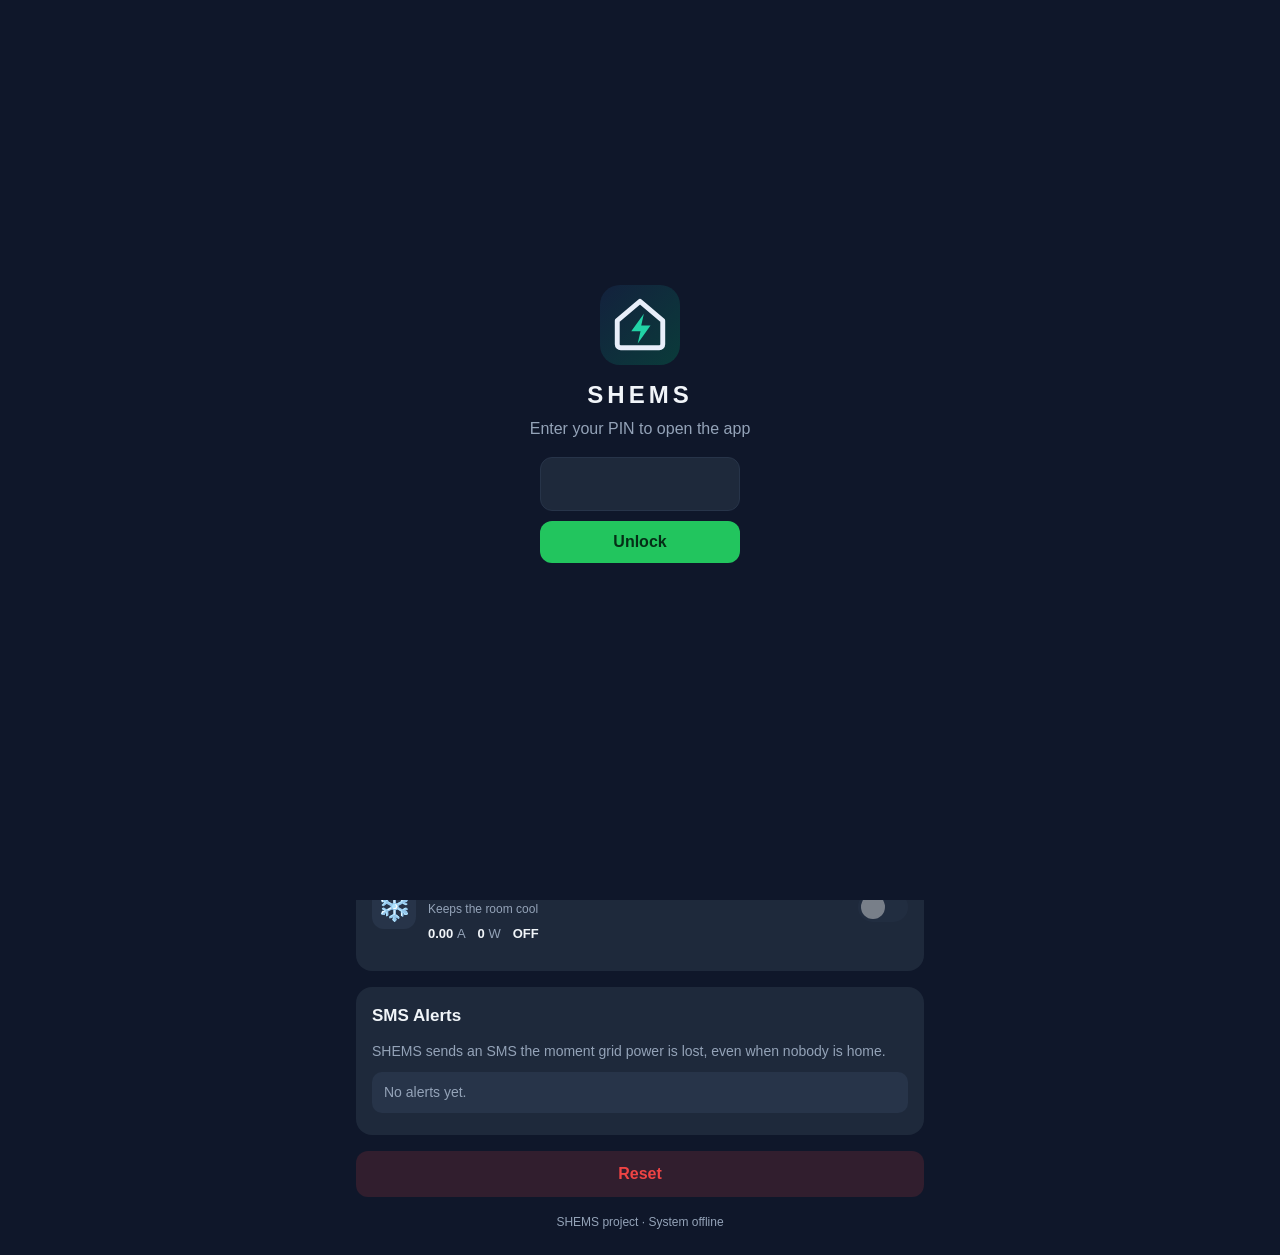
<file: index.html>
<!DOCTYPE html>
<html lang="en">
<head>
  <meta charset="UTF-8">
  <meta name="viewport" content="width=device-width, initial-scale=1, viewport-fit=cover">
  <title>SHEMS</title>
  <meta name="description" content="SHEMS - Smart Home Energy Management System">

  <!-- These tags let the site be added to the home screen and open full screen like an app -->
  <link rel="manifest" href="manifest.json">
  <meta name="theme-color" content="#0f172a">
  <meta name="mobile-web-app-capable" content="yes">
  <meta name="apple-mobile-web-app-capable" content="yes">
  <meta name="apple-mobile-web-app-title" content="SHEMS">
  <meta name="apple-mobile-web-app-status-bar-style" content="black-translucent">
  <link rel="apple-touch-icon" href="icons/apple-touch-icon.png">
  <link rel="icon" href="icons/favicon.svg" type="image/svg+xml">

  <!-- iPhone launch screens (one image per screen size) -->
  <link rel="apple-touch-startup-image" href="icons/splash/splash-1320x2868.png" media="(device-width: 440px) and (device-height: 956px) and (-webkit-device-pixel-ratio: 3) and (orientation: portrait)">
  <link rel="apple-touch-startup-image" href="icons/splash/splash-1206x2622.png" media="(device-width: 402px) and (device-height: 874px) and (-webkit-device-pixel-ratio: 3) and (orientation: portrait)">
  <link rel="apple-touch-startup-image" href="icons/splash/splash-1260x2736.png" media="(device-width: 420px) and (device-height: 912px) and (-webkit-device-pixel-ratio: 3) and (orientation: portrait)">
  <link rel="apple-touch-startup-image" href="icons/splash/splash-1290x2796.png" media="(device-width: 430px) and (device-height: 932px) and (-webkit-device-pixel-ratio: 3) and (orientation: portrait)">
  <link rel="apple-touch-startup-image" href="icons/splash/splash-1179x2556.png" media="(device-width: 393px) and (device-height: 852px) and (-webkit-device-pixel-ratio: 3) and (orientation: portrait)">
  <link rel="apple-touch-startup-image" href="icons/splash/splash-1284x2778.png" media="(device-width: 428px) and (device-height: 926px) and (-webkit-device-pixel-ratio: 3) and (orientation: portrait)">
  <link rel="apple-touch-startup-image" href="icons/splash/splash-1170x2532.png" media="(device-width: 390px) and (device-height: 844px) and (-webkit-device-pixel-ratio: 3) and (orientation: portrait)">
  <link rel="apple-touch-startup-image" href="icons/splash/splash-1242x2688.png" media="(device-width: 414px) and (device-height: 896px) and (-webkit-device-pixel-ratio: 3) and (orientation: portrait)">
  <link rel="apple-touch-startup-image" href="icons/splash/splash-828x1792.png" media="(device-width: 414px) and (device-height: 896px) and (-webkit-device-pixel-ratio: 2) and (orientation: portrait)">
  <link rel="apple-touch-startup-image" href="icons/splash/splash-1125x2436.png" media="(device-width: 375px) and (device-height: 812px) and (-webkit-device-pixel-ratio: 3) and (orientation: portrait)">
  <link rel="apple-touch-startup-image" href="icons/splash/splash-1242x2208.png" media="(device-width: 414px) and (device-height: 736px) and (-webkit-device-pixel-ratio: 3) and (orientation: portrait)">
  <link rel="apple-touch-startup-image" href="icons/splash/splash-750x1334.png" media="(device-width: 375px) and (device-height: 667px) and (-webkit-device-pixel-ratio: 2) and (orientation: portrait)">

  <link rel="stylesheet" href="style.css">
</head>
<body>

  <!-- Splash screen shown when the app opens -->
  <div id="splash">
    <img src="icons/logo.svg" alt="">
    <h1>SHEMS</h1>
  </div>

  <!-- PIN lock: only the owner can open the app -->
  <div id="lock" hidden>
    <img src="icons/logo.svg" alt="">
    <h2>SHEMS</h2>
    <p>Enter your PIN to open the app</p>
    <form id="lockForm">
      <input id="pinInput" type="password" inputmode="numeric" maxlength="4" autocomplete="off" aria-label="PIN">
      <button type="submit">Unlock</button>
    </form>
    <p class="lock-error" id="lockError"></p>
  </div>

  <header>
    <img src="icons/logo.svg" alt="SHEMS logo">
    <div class="title">
      <h1>SHEMS</h1>
      <p>Smart Home Energy Management System</p>
    </div>
    <!-- Side icon that opens the explanation page -->
    <a class="icon-button" href="how.html" aria-label="How SHEMS works" title="How SHEMS works">?</a>
  </header>

  <main>

    <!-- Warning: the hardware is not connected yet -->
    <div class="warning" id="offlineWarning">
      <strong>⚠️ System offline</strong>
      <p>The SHEMS hardware is not connected yet. All three loads are off and read 0, and the home is running on grid power.</p>
    </div>

    <!-- 1. Power source (the ATS part) -->
    <section class="card">
      <h2>Power Source</h2>
      <div class="sources">
        <div class="source" id="gridBox">
          <span class="emoji">🏠</span>
          <b>Grid</b>
          <small>Main power</small>
        </div>
        <div class="switch-label">ATS<br>⇄</div>
        <div class="source" id="batteryBox">
          <span class="emoji">🔋</span>
          <b>Battery</b>
          <small>Backup (60 W)</small>
        </div>
      </div>
      <p class="status-text" id="sourceText">Running on grid power.</p>
    </section>

    <!-- 2. Load management -->
    <section class="card">
      <h2>Load Management</h2>
      <p class="total"><span id="totalPower">0</span> W <small>of 60 W battery capacity</small></p>
      <div class="bar"><div class="bar-fill" id="loadBar"></div></div>
      <p class="status-text" id="loadText">Total load is safe.</p>
    </section>

    <!-- 3. Monitoring + remote control of the three critical loads -->
    <section class="card">
      <h2>Critical Loads</h2>
      <div id="loads"></div>
    </section>

    <!-- 4. SMS alerts -->
    <section class="card">
      <h2>SMS Alerts</h2>
      <p class="note">SHEMS sends an SMS the moment grid power is lost, even when nobody is home.</p>
      <ul id="alertList"></ul>
    </section>

    <button class="reset" id="resetButton">Reset</button>

    <footer>SHEMS project · <span id="footerStatus">System offline</span></footer>
  </main>

  <div id="toast"></div>

  <script src="app.js"></script>
</body>
</html>
</file>
<file: style.css>
/* SHEMS - styles */

/* Colors used across the app */
:root {
  --bg: #0f172a;
  --card: #1e293b;
  --card-light: #273449;
  --text: #f1f5f9;
  --muted: #94a3b8;
  --green: #22c55e;
  --blue: #3b82f6;
  --orange: #f59e0b;
  --red: #ef4444;
}

* {
  box-sizing: border-box;
}

html {
  scroll-behavior: smooth;
}

body {
  margin: 0;
  background: var(--bg);
  color: var(--text);
  font-family: -apple-system, BlinkMacSystemFont, "Segoe UI", Roboto, Arial, sans-serif;
  line-height: 1.5;
  /* No bounce or pull-to-refresh, so it feels like an app */
  overscroll-behavior: none;
  -webkit-tap-highlight-color: transparent;
}

/* ---------- Splash screen ---------- */

#splash {
  position: fixed;
  inset: 0;
  z-index: 100;
  background: var(--bg);
  display: flex;
  flex-direction: column;
  align-items: center;
  justify-content: center;
  transition: opacity 0.5s;
}

#splash img {
  width: 112px;
  height: 112px;
}

#splash h1 {
  margin: 16px 0 0;
  letter-spacing: 6px;
  font-size: 22px;
}

#splash.hide {
  opacity: 0;
  pointer-events: none;
}

/* ---------- PIN lock ---------- */

#lock {
  position: fixed;
  inset: 0;
  z-index: 50;
  background: var(--bg);
  display: flex;
  flex-direction: column;
  align-items: center;
  justify-content: center;
  padding: 24px;
  text-align: center;
}

#lock[hidden] {
  display: none;
}

#lock img {
  width: 80px;
  height: 80px;
}

#lock h2 {
  margin: 12px 0 4px;
  letter-spacing: 4px;
}

#lock p {
  margin: 0 0 16px;
  color: var(--muted);
}

#lockForm {
  display: flex;
  flex-direction: column;
  gap: 10px;
  width: 200px;
}

#pinInput {
  padding: 12px;
  border: 1px solid var(--card-light);
  border-radius: 12px;
  background: var(--card);
  color: var(--text);
  font-size: 24px;
  letter-spacing: 10px;
  text-align: center;
}

#lockForm button {
  padding: 12px;
  border: none;
  border-radius: 12px;
  background: var(--green);
  color: #052e16;
  font-size: 16px;
  font-weight: bold;
  cursor: pointer;
}

#lock .lock-error {
  margin-top: 12px;
  color: var(--red);
  min-height: 1.5em;
}

/* ---------- Header ----------
   env(safe-area-inset-*) keeps content away from the notch and rounded corners */

header {
  position: sticky;
  top: 0;
  z-index: 10;
  display: flex;
  align-items: center;
  gap: 12px;
  padding: calc(env(safe-area-inset-top) + 12px) 16px 12px;
  background: rgba(15, 23, 42, 0.92);
  backdrop-filter: blur(10px);
  -webkit-backdrop-filter: blur(10px);
  border-bottom: 1px solid var(--card);
}

header img {
  width: 40px;
  height: 40px;
}

header h1 {
  margin: 0;
  font-size: 20px;
  letter-spacing: 3px;
}

header p {
  margin: 0;
  font-size: 12px;
  color: var(--muted);
}

header .title {
  flex: 1;
  min-width: 0;
}

/* Round side icon in the header ("?" on the main page, "←" on the explanation page) */
.icon-button {
  flex: none;
  width: 38px;
  height: 38px;
  border-radius: 50%;
  display: flex;
  align-items: center;
  justify-content: center;
  background: var(--card);
  color: var(--text);
  font-size: 18px;
  font-weight: bold;
  text-decoration: none;
}

.icon-button:active {
  transform: scale(0.92);
}

.back-link {
  display: block;
  padding: 14px;
  border-radius: 12px;
  background: var(--card);
  color: var(--text);
  text-align: center;
  font-weight: bold;
  text-decoration: none;
}

main {
  max-width: 600px;
  margin: 0 auto;
  padding: 16px calc(env(safe-area-inset-right) + 16px) calc(env(safe-area-inset-bottom) + 24px)
    calc(env(safe-area-inset-left) + 16px);
}

/* ---------- Cards ---------- */

.card {
  background: var(--card);
  border-radius: 16px;
  padding: 16px;
  margin-bottom: 16px;
}

.card h2 {
  margin: 0 0 12px;
  font-size: 17px;
}

.note,
.status-text {
  margin: 10px 0 0;
  font-size: 14px;
  color: var(--muted);
}

/* ---------- Offline warning ---------- */

.warning {
  background: rgba(245, 158, 11, 0.12);
  border: 1px solid var(--orange);
  border-radius: 16px;
  padding: 14px 16px;
  margin-bottom: 16px;
}

.warning strong {
  color: var(--orange);
}

.warning p {
  margin: 4px 0 0;
  font-size: 14px;
}


/* ---------- Power source ---------- */

.sources {
  display: flex;
  align-items: center;
  gap: 10px;
}

.source {
  flex: 1;
  display: flex;
  flex-direction: column;
  align-items: center;
  padding: 12px 8px;
  border-radius: 12px;
  background: var(--card-light);
  border: 2px solid transparent;
  opacity: 0.5;
  transition: all 0.3s;
}

.source.active {
  opacity: 1;
  border-color: var(--blue);
}

#batteryBox.active {
  border-color: var(--green);
}

.source .emoji {
  font-size: 26px;
}

.source small {
  color: var(--muted);
  font-size: 12px;
}

.switch-label {
  text-align: center;
  font-size: 12px;
  font-weight: bold;
  color: var(--muted);
}

/* ---------- Load management ---------- */

.total {
  margin: 0;
  font-size: 32px;
  font-weight: bold;
}

.total small {
  font-size: 14px;
  font-weight: normal;
  color: var(--muted);
}

.bar {
  height: 10px;
  margin-top: 8px;
  border-radius: 10px;
  background: var(--card-light);
  overflow: hidden;
}

.bar-fill {
  width: 0;
  height: 100%;
  background: var(--green);
  transition: width 0.5s, background 0.5s;
}

.bar-fill.high {
  background: var(--orange);
}

.bar-fill.over {
  background: var(--red);
}

/* ---------- Critical loads ---------- */

.load {
  display: flex;
  align-items: center;
  gap: 12px;
  padding: 12px 0;
  border-bottom: 1px solid var(--card-light);
}

.load:last-child {
  border-bottom: none;
}

.load .emoji {
  font-size: 28px;
  width: 44px;
  height: 44px;
  display: flex;
  align-items: center;
  justify-content: center;
  border-radius: 12px;
  background: var(--card-light);
}

.load-info {
  flex: 1;
  min-width: 0;
}

.load-info b {
  display: block;
}

.load-info small {
  color: var(--muted);
  font-size: 12px;
}

.readings {
  display: flex;
  gap: 12px;
  margin-top: 4px;
  font-size: 13px;
  font-weight: bold;
}

.readings span {
  color: var(--muted);
  font-weight: normal;
}

/* On/off switch (a checkbox styled as a toggle) */
.toggle {
  position: relative;
  flex: none;
  width: 50px;
  height: 30px;
}

.toggle input {
  opacity: 0;
  width: 0;
  height: 0;
}

.slider {
  position: absolute;
  inset: 0;
  border-radius: 30px;
  background: var(--card-light);
  cursor: pointer;
  transition: background 0.3s;
}

.slider::before {
  content: "";
  position: absolute;
  left: 3px;
  top: 3px;
  width: 24px;
  height: 24px;
  border-radius: 50%;
  background: white;
  transition: transform 0.3s;
}

.toggle input:checked + .slider {
  background: var(--green);
}

.toggle input:checked + .slider::before {
  transform: translateX(20px);
}

.toggle input:disabled + .slider {
  opacity: 0.4;
}

/* ---------- SMS alerts ---------- */

#alertList {
  margin: 10px 0 0;
  padding: 0;
  list-style: none;
}

#alertList li {
  padding: 10px 12px;
  border-radius: 10px;
  background: var(--card-light);
  font-size: 14px;
  margin-bottom: 6px;
}

#alertList li.empty {
  color: var(--muted);
}

/* ---------- How SHEMS works ---------- */

.how p {
  font-size: 15px;
}

.how p:first-child {
  margin-top: 0;
}

.how h3 {
  margin: 22px 0 10px;
  font-size: 15px;
  color: var(--muted);
  text-transform: uppercase;
  letter-spacing: 1px;
}

.diagram {
  display: flex;
  flex-direction: column;
  align-items: center;
  gap: 4px;
  padding: 14px;
  border-radius: 12px;
  background: var(--bg);
}

.diagram .row {
  display: flex;
  gap: 10px;
  width: 100%;
}

.diagram .box {
  flex: 1;
  padding: 10px;
  border-radius: 10px;
  background: var(--card-light);
  text-align: center;
  font-size: 14px;
  font-weight: bold;
}

.diagram .box small {
  display: block;
  font-weight: normal;
  font-size: 12px;
  color: var(--muted);
}

.diagram .wide {
  width: 100%;
}

.diagram .main {
  border: 2px solid var(--green);
}

.diagram .arrow {
  color: var(--muted);
  font-size: 18px;
}

.diagram .side {
  margin: 10px 0 0;
  font-size: 13px;
  color: var(--muted);
}

.functions,
.plain {
  padding-left: 20px;
  margin: 0;
}

.functions li,
.plain li {
  margin-bottom: 10px;
  font-size: 15px;
}

.plain {
  list-style: none;
  padding-left: 0;
}

table {
  width: 100%;
  border-collapse: collapse;
  font-size: 14px;
}

th,
td {
  padding: 8px 6px;
  border-bottom: 1px solid var(--card-light);
  text-align: center;
}

td:first-child {
  text-align: left;
}

/* ---------- Reset, footer, toast ---------- */

.reset {
  width: 100%;
  padding: 14px;
  border: none;
  border-radius: 12px;
  background: rgba(239, 68, 68, 0.15);
  color: var(--red);
  font-size: 16px;
  font-weight: bold;
  cursor: pointer;
}

.reset:active {
  transform: scale(0.98);
}

footer {
  margin-top: 16px;
  text-align: center;
  font-size: 12px;
  color: var(--muted);
}

#toast {
  position: fixed;
  left: 50%;
  bottom: calc(env(safe-area-inset-bottom) + 20px);
  transform: translateX(-50%) translateY(20px);
  width: max-content;
  max-width: calc(100% - 32px);
  text-align: center;
  padding: 10px 18px;
  border-radius: 30px;
  background: var(--text);
  color: var(--bg);
  font-size: 14px;
  opacity: 0;
  pointer-events: none;
  transition: all 0.3s;
}

#toast.show {
  opacity: 1;
  transform: translateX(-50%) translateY(0);
}
</file>
